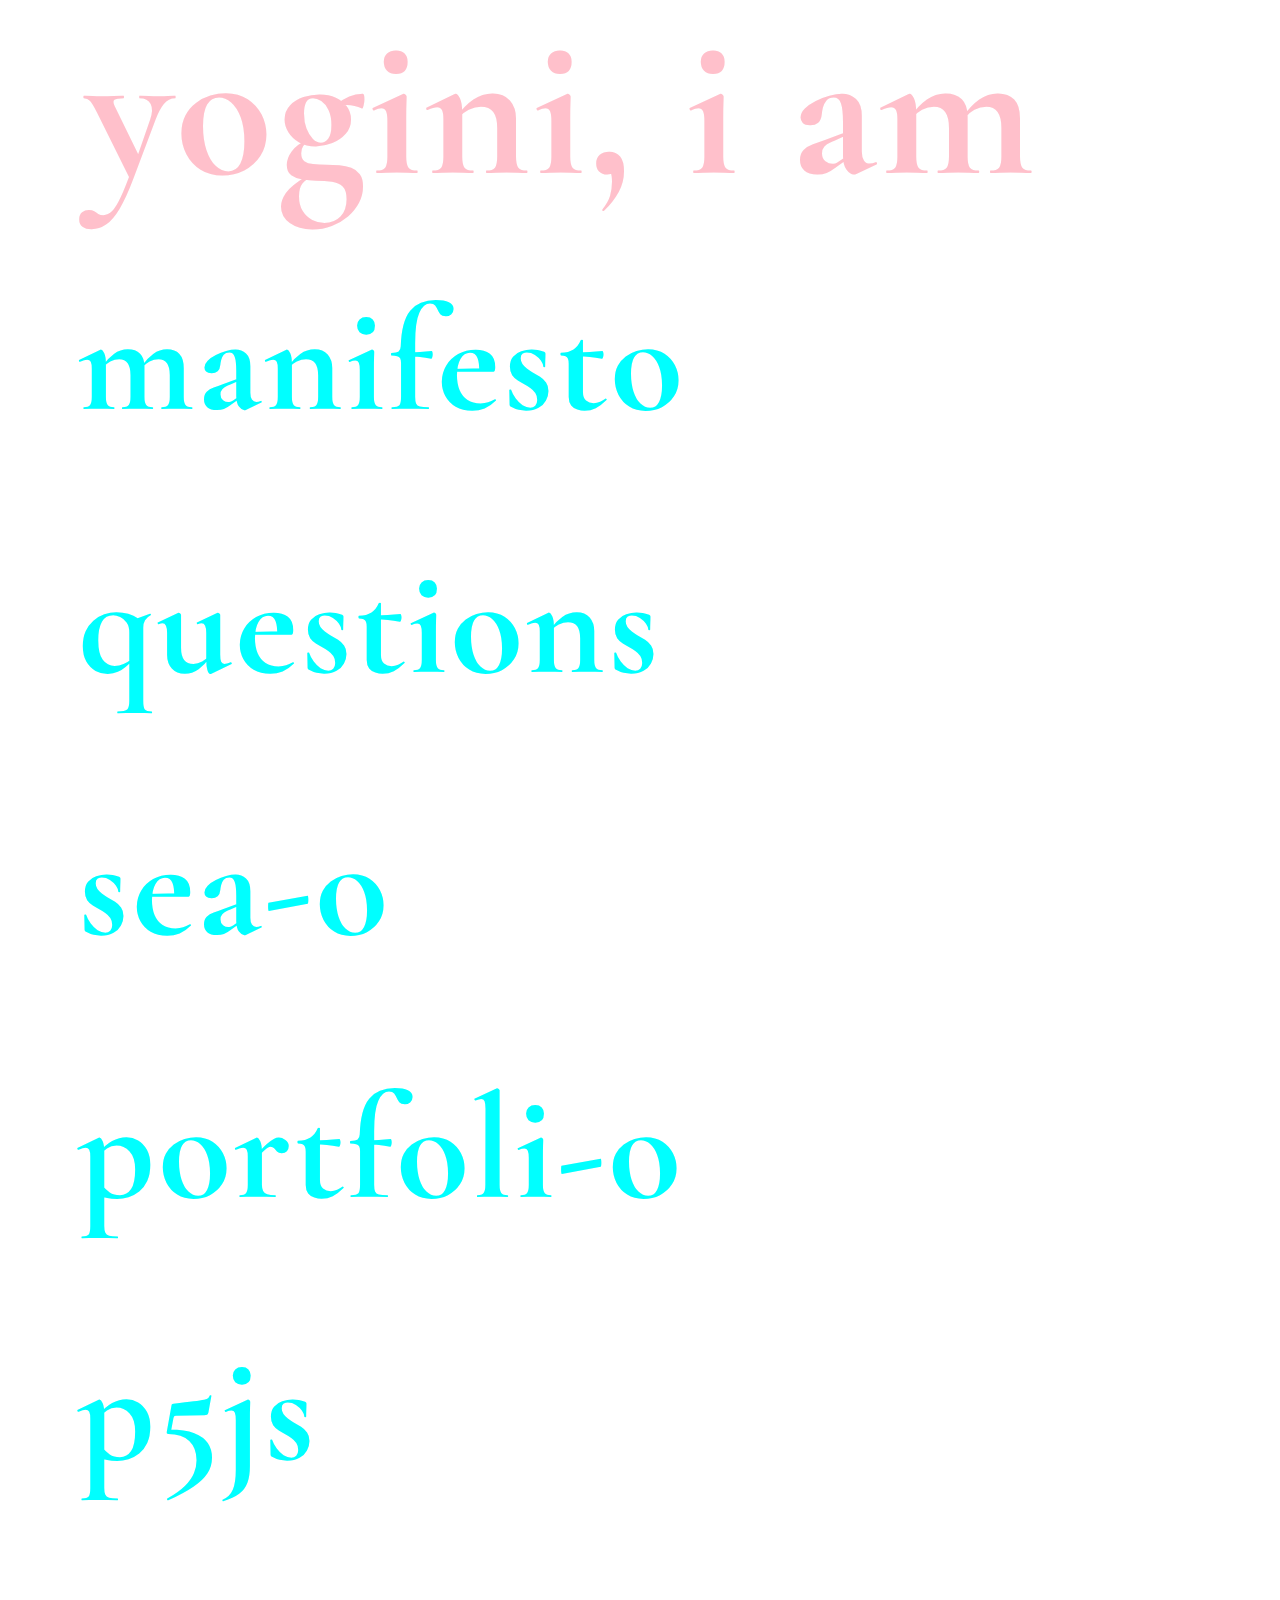
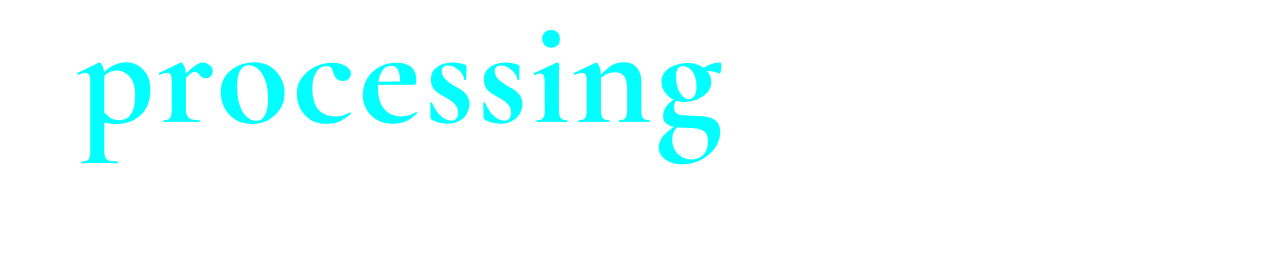
<file: index.html>
<!DOCTYPE html>
<html>

<head>
    <link rel="stylesheet" type="text/css" href="main.css">
    <link href="https://fonts.googleapis.com/css?family=Cormorant+Garamond&display=swap" rel="stylesheet">
</head>

<body>

    <h1 class="menuTwo">yogini, i am</h1>

    <div class="list">
        <ul>
            <li>
                <h1 class="menu"><a href="manifesto.html">manifesto</a></h1>
            </li>
            <li>
                <h1 class="menu"><a href="questions.html">questions</a></h1>
            </li>
            <li>
                <h1 class="menu"><a href="poeem.html">sea-o</a></h1>
            </li>
            <li>
                <h1 class="menu"><a href="portfolio.html">portfoli-o</a></h1>
            </li>
            <li>
                <h1 class="menu"><a href=pfive.html>p5js</a></h1>
            </li>
            <li>
                <h1 class="menu"><a href="funstuff.html">processing</a></h1>
            </li>
        </ul>
    </div>
</body></html>
</file>
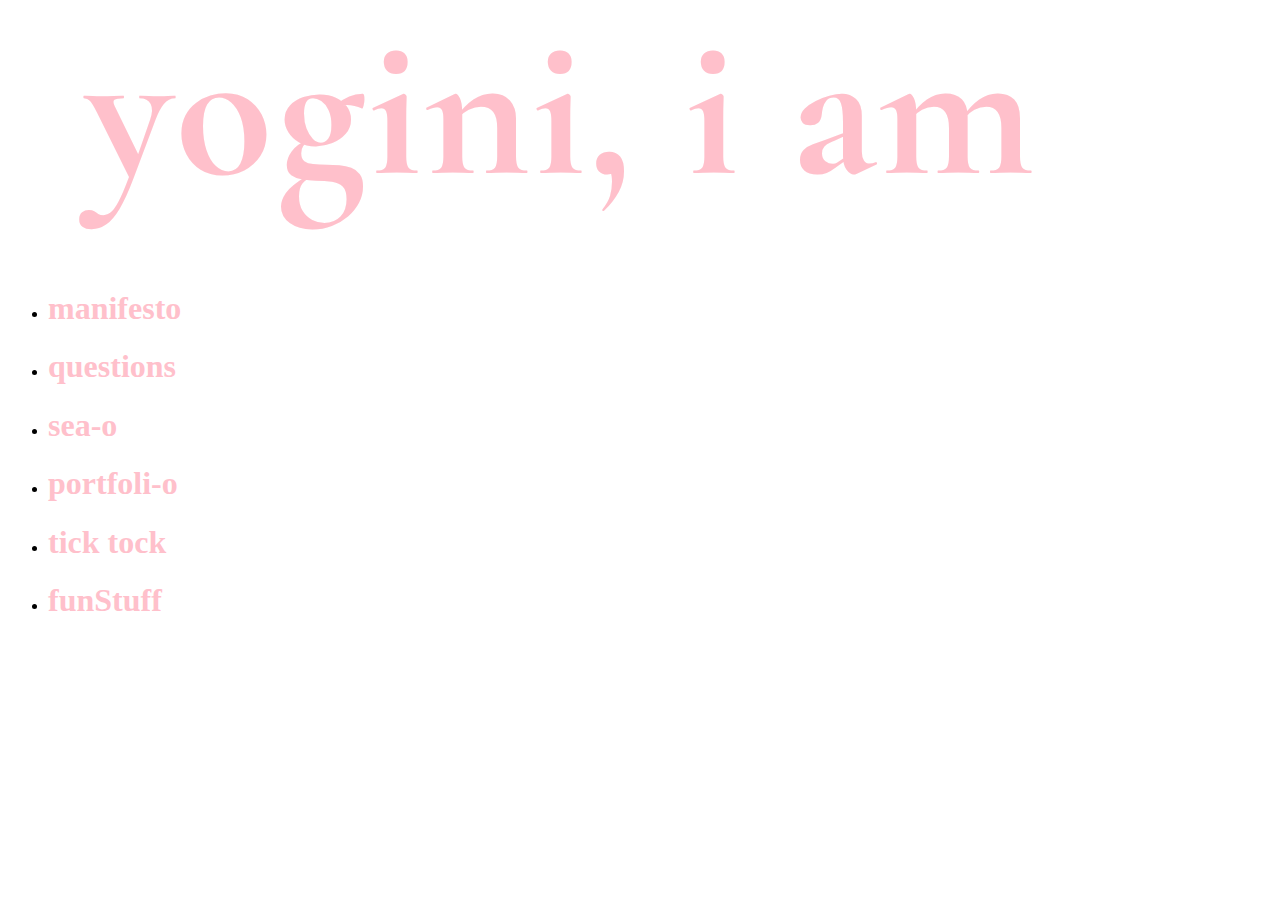
<file: beforeindex.html>
<!DOCTYPE html>
<html>

<head>
    <link rel="stylesheet" type="text/css" href="beforemain.css">
    <link href="https://fonts.googleapis.com/css?family=Cormorant+Garamond&display=swap" rel="stylesheet">
</head>

<body>

    <h1 class="menuTwo">yogini, i am</h1>

    <div class="list">
        <ul>
            <li>
                <h1 class="menu"><a href="manifesto.html">manifesto</a></h1>
            </li>
            <li>
                <h1 class="menu"><a href="questions.html">questions</a></h1>
            </li>
            <li>
                <h1 class="menu"><a href="poeem.html">sea-o</a></h1>
            </li>
            <li>
                <h1 class="menu"><a href="portfolio.html">portfoli-o</a></h1>
            </li>
            <li>
                <h1 class="menu"><a href="clock.html">tick tock</a></h1>
            </li>
            <li>
                <h1 class="menu"><a href="funstuff.html">funStuff</a></h1>
            </li>
        </ul>
    </div>
</body></html>
</file>
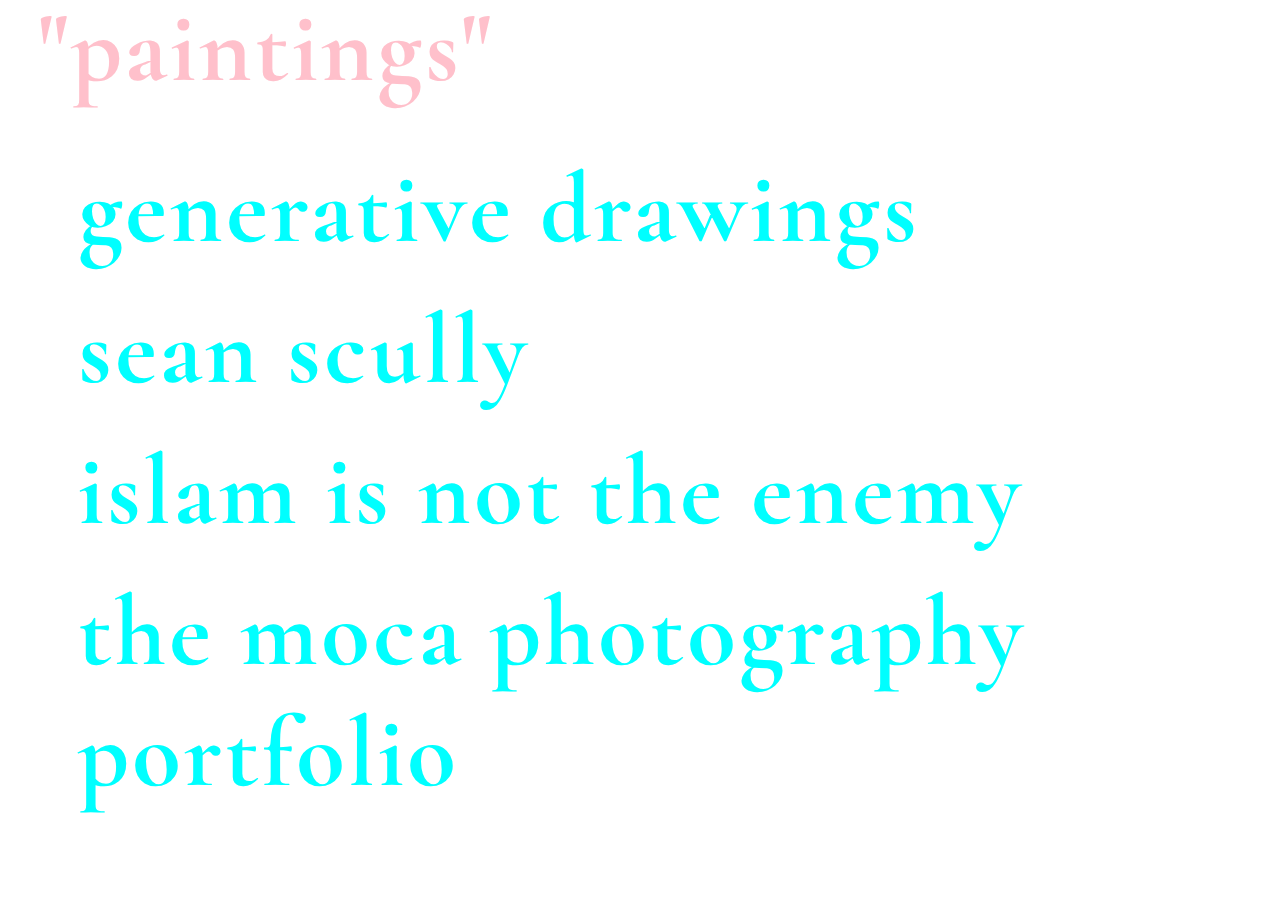
<file: funstuff.html>
<html>

<head>
    <link rel="stylesheet" type="text/css" href="funstuff.css">
    <link href="https://fonts.googleapis.com/css?family=Cormorant+Garamond&display=swap" rel="stylesheet">
    
</head>
    
    <body>
        
<h2 class="menuTwo">"paintings"</h2>
        
<div class="list">
        <ul>
            <li>
                <h1 class="menu"><a href="processing.html">generative drawings</a></h1>
            </li>
            <li>
                <h1 class="menu"><a href="painting.html">sean scully</a></h1>
            </li>
            <li>
                <h1 class="menu"><a href="postcardone.html">islam is not the enemy</a></h1>
            </li>
            <li>
                <h1 class="menu"><a href="postcardtwo.html">the moca photography portfolio</a></h1>
            </li>
</body>
    </html>
</file>
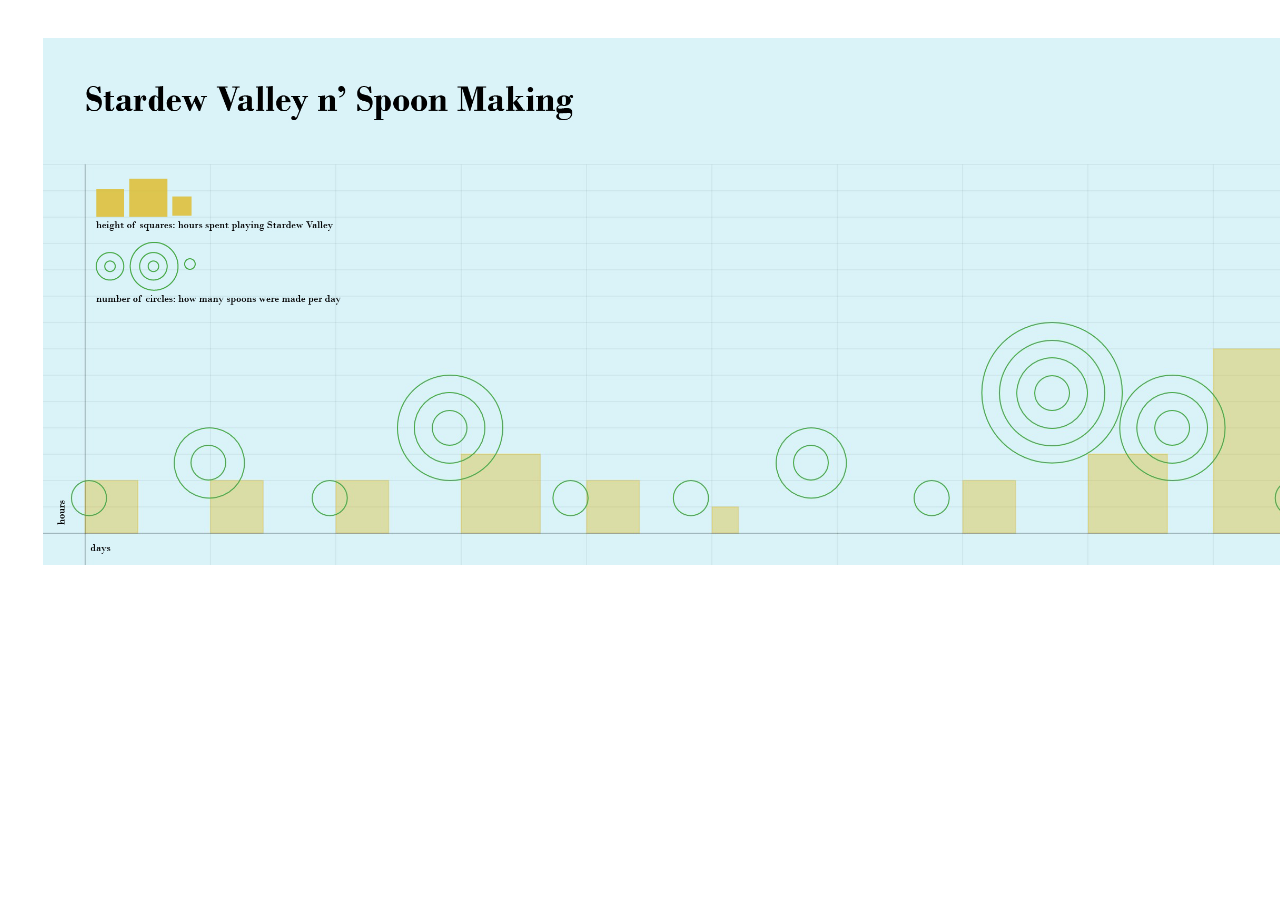
<file: infographic.html>
<html>

<head>
    <link rel="stylesheet" type="text/css" href="infographic.css">
</head>

<body>
<img id="array" src="array.jpg" alt="stardewandspoons" style="width:200%">
    </body>
</html>
</file>
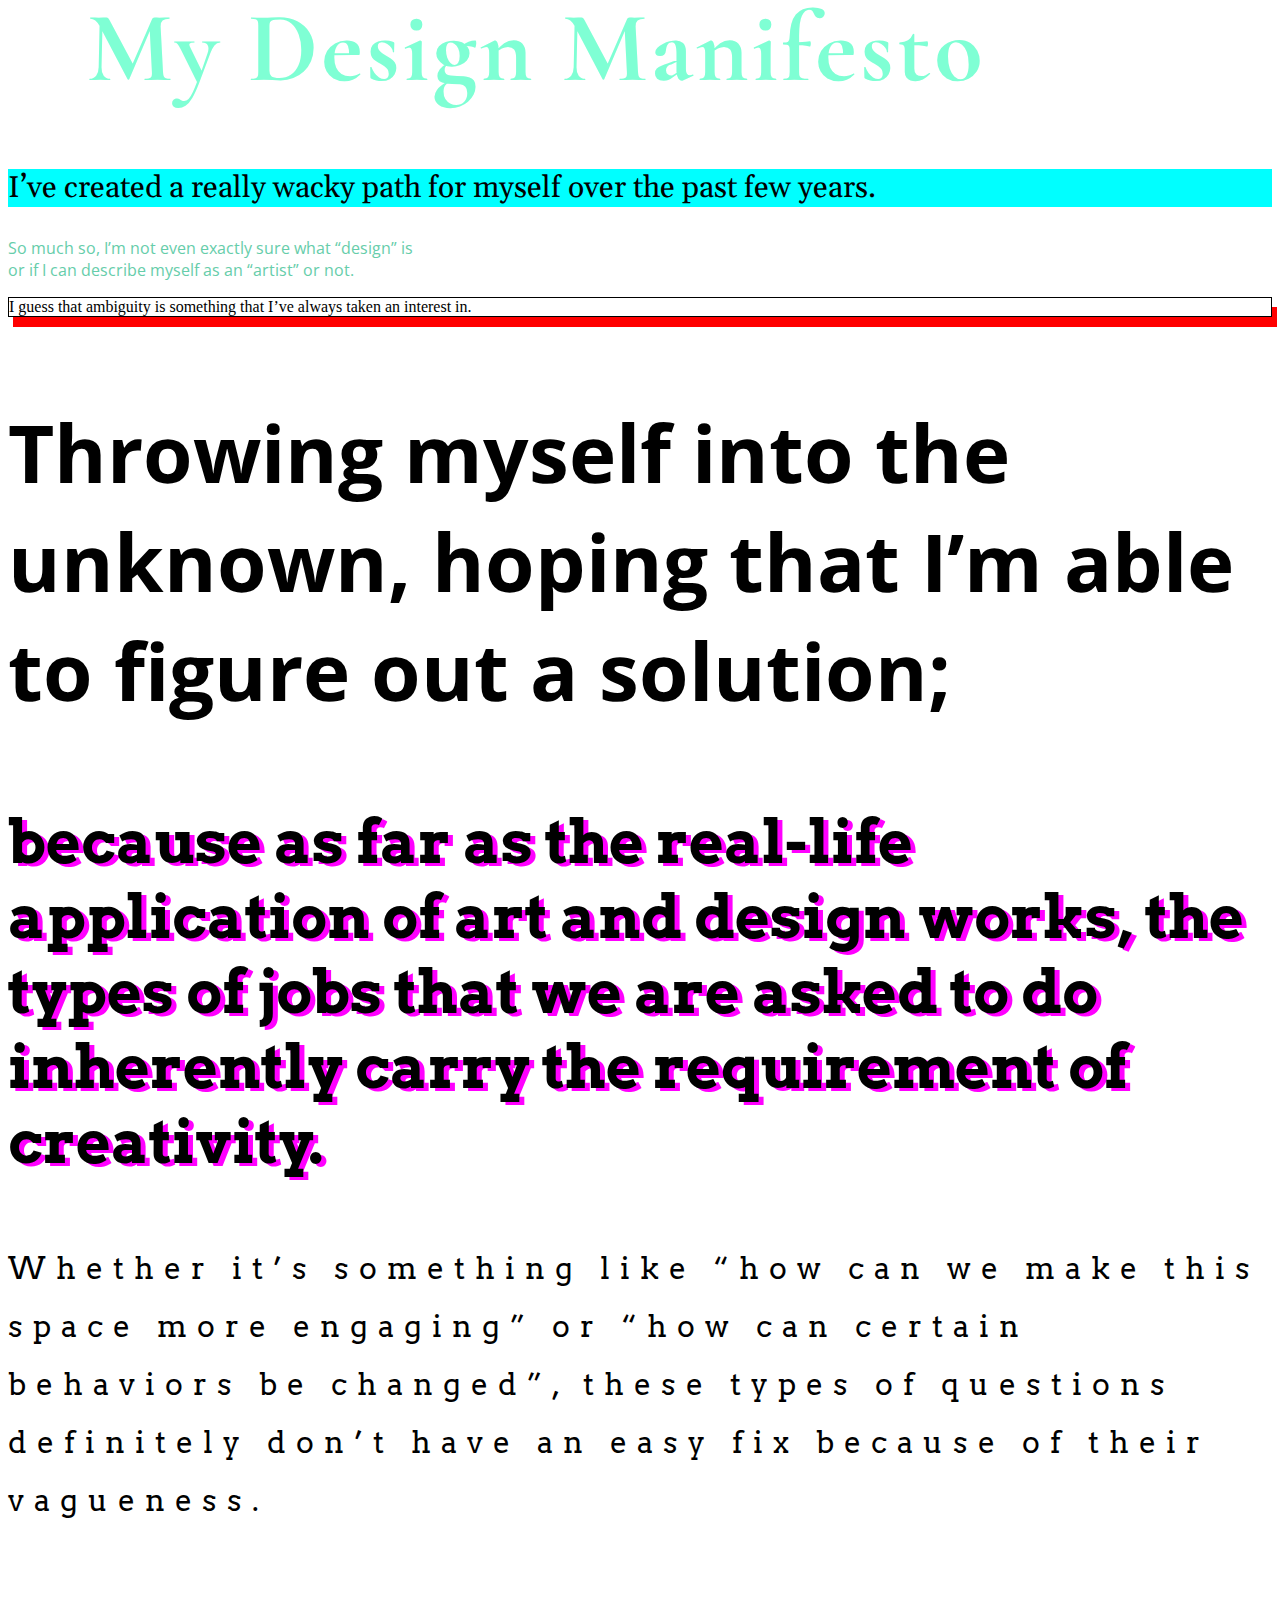
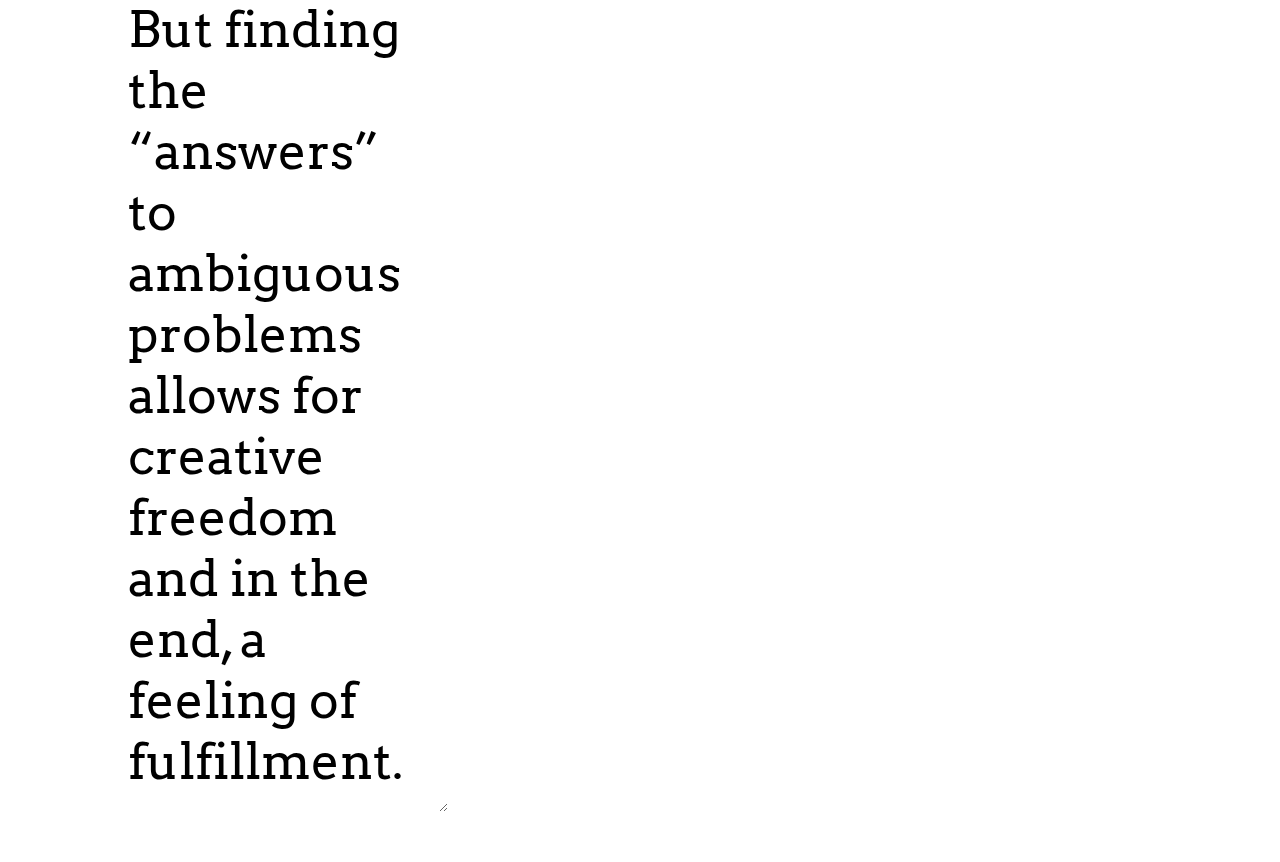
<file: manifesto.html>
<!DOCTYPE html>

<html>
<head>
   <link rel="stylesheet" type="text/css" href="main.css">
    <link href="https://fonts.googleapis.com/css?family=Gelasio&display=swap" rel="stylesheet">
    <link href="https://fonts.googleapis.com/css?family=Libre+Baskerville&display=swap" rel="stylesheet">
    <link href="https://fonts.googleapis.com/css?family=Open+Sans&display=swap" rel="stylesheet">
    <link href="https://fonts.googleapis.com/css?family=Arvo&display=swap" rel="stylesheet">
     <link href="https://fonts.googleapis.com/css?family=Cormorant+Garamond&display=swap" rel="stylesheet">
</head>

<body>
    <h1 id="manifesto">My Design Manifesto</h1>
    <p id="lineThree">I’ve created a really wacky path for myself over the past few years.</p>
    <p id="lineSeven"> So much so, I’m not even exactly sure what “design” is<br>or if I can describe myself as an “artist” or not.</p>
    <p id="lineTen">I guess that ambiguity is something that I’ve always taken an interest in.</p>
    <p id="lineEleven">Throwing myself into the unknown, hoping that I’m able to figure out a solution;</p>
    <p id="lineTwelve">because as far as the real-life application of art and design works, the types of jobs that we are asked to do inherently carry the requirement of creativity.</p>
    <p id="lineThirteen">Whether it’s something like “how can we make this space more engaging” or “how can certain behaviors be changed”, these types of questions definitely don’t have an easy fix because of their vagueness.</p>
    <p id="lineFourteen">But finding the “answers” to ambiguous problems allows for creative freedom and in the end, a feeling of fulfillment.</p>
    
         

</body>
</html>
</file>
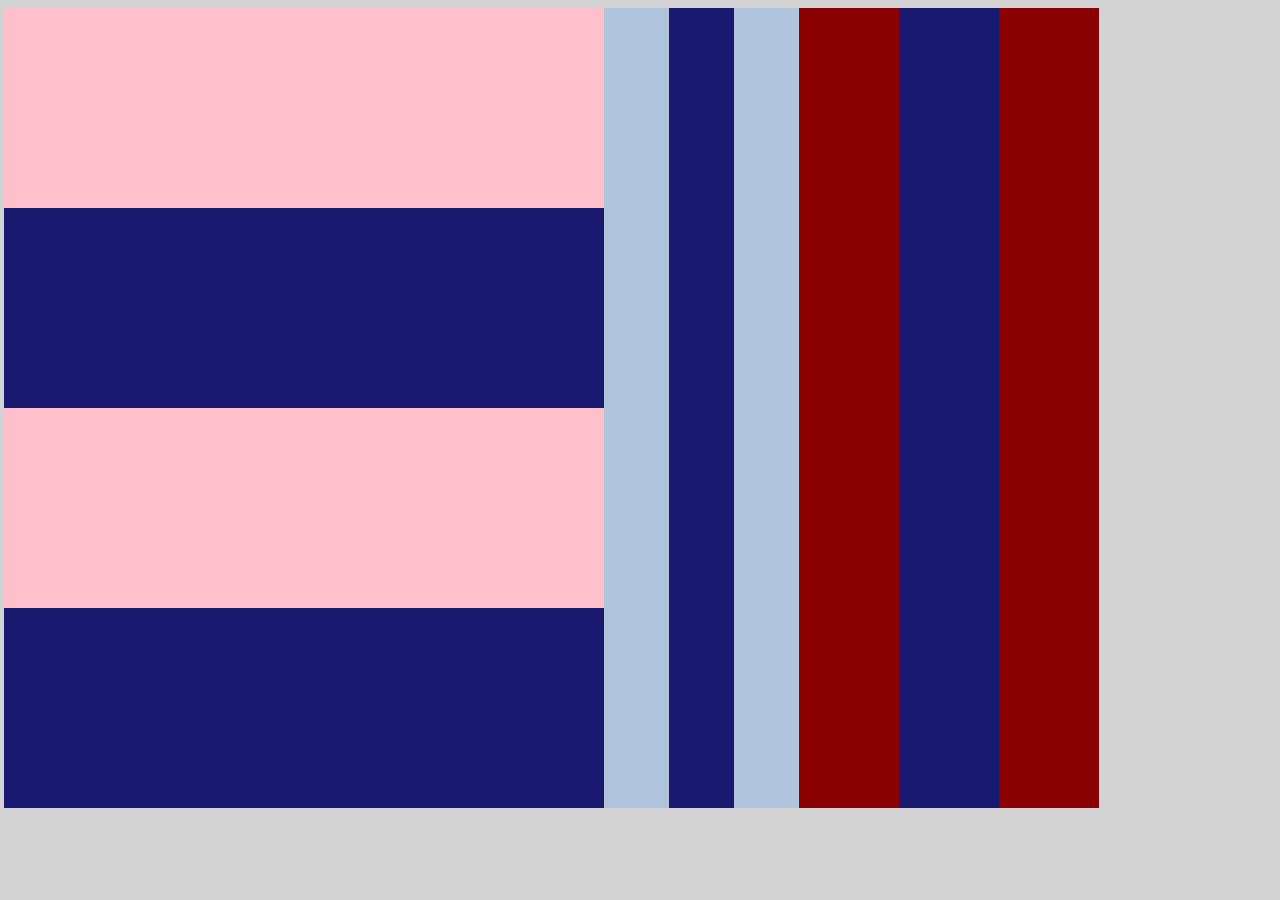
<file: painting.html>
<!DOCTYPE html>
<html lang="en-US">
<head>
    <title>CSS Color Painting</title>
    <meta charset="UTF-8">
    <meta name="viewport" content="width=device-width, initial-scale=1">
    <link rel="stylesheet" type="text/css" href="painting.css">
</head>

<body>

    <div class="block">
        <div class="pink"></div>
        <div class="mblue"></div>
        <div class="pink"></div>
        <div class="mblue"></div>
    </div>

    <div class="block">
        <div class="lsb"></div>
    </div>
    <div class="block">
        <div class="mbluee"></div>
    </div>
    <div class="block">
        <div class="lsb"></div>
    </div>
    <div class="block">
        <div class="dred"></div>
    </div>
   <div class="block">
        <div class="mblueee"></div>
    </div>
    <div class="block">
        <div class="dred"></div>
    </div>

</body></html>
</file>
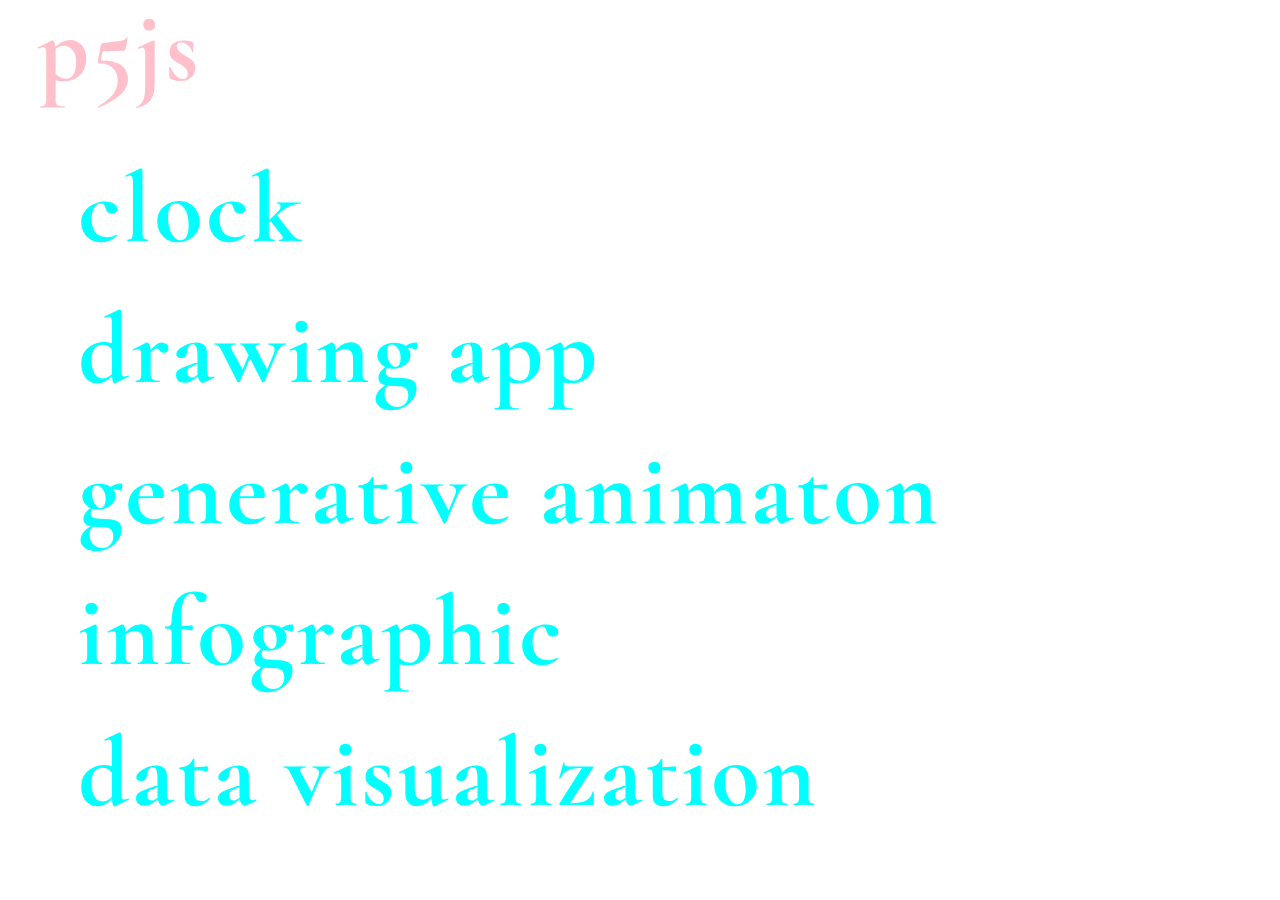
<file: pfive.html>
<html>

<head>
    <link rel="stylesheet" type="text/css" href="funstuff.css">
    <link href="https://fonts.googleapis.com/css?family=Cormorant+Garamond&display=swap" rel="stylesheet">
    
</head>
    
    <body>
        
<h2 class="menuTwo">p5js</h2>
        
<div class="list">
        <ul>
            <li>
                <h1 class="menu"><a href="clocks/index.html">clock</a></h1>
            </li>
            <li>
                <h1 class="menu"><a href="drawingone/index.html">drawing app</a></h1>
            </li>
            <li>
                <h1 class="menu"><a href="rubber/index.html">generative animaton</a></h1>
            </li>
            <li>
                <h1 class="menu"><a href="infographic.html">infographic</a></h1>
            </li>
             <li>
                <h1 class="menu"><a href="datavisualization.html">data visualization</a></h1>
            </li>
    </ul>
        </div>
</body>
</html>
</file>
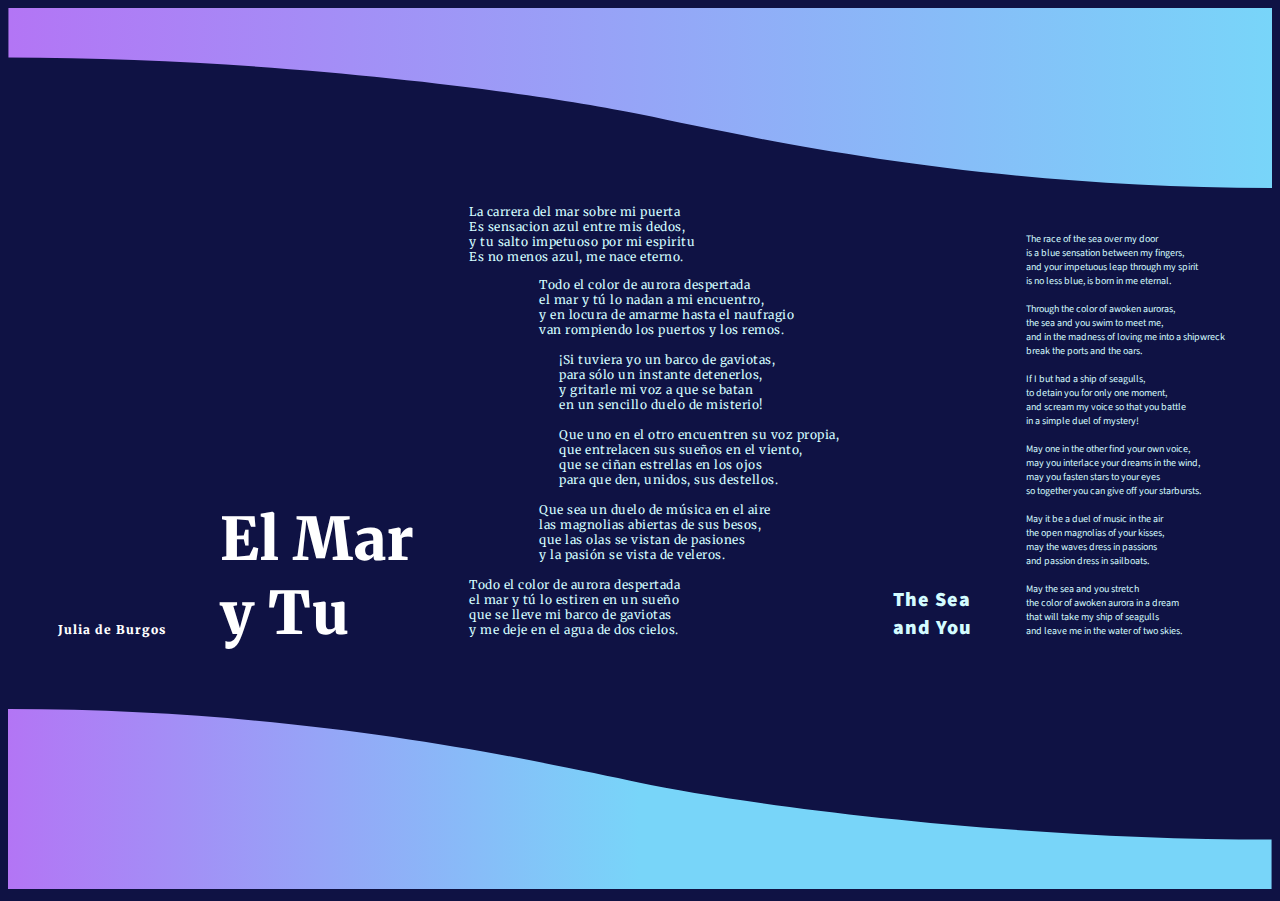
<file: poeem.html>
<!DOCTYPE html>
<html>
<head>
    <link rel="stylesheet" type="text/css" href="poeeem.css">
    <link href="https://fonts.googleapis.com/css?family=Merriweather:400,700,900|Source+Sans+Pro:400,600,700,900&display=swap&subset=cyrillic,cyrillic-ext,latin-ext" rel="stylesheet">
</head>

<body>
    <svg class="svg-3" preserveAspectRatio="none" width="2890px" height="597px" viewBox="-1 0 2890 597" version="1.1" xmlns="http://www.w3.org/2000/svg" xmlns:xlink="http://www.w3.org/1999/xlink">
        <path fill="url(#grad-1)" d="M-1.8189894e-12,0 L2889,0 L2889,596.65625 C2205.97017,596.65625 1701.71875,429.703125 1444.5,352.765625 C1187.28125,275.828125 596.40625,164.046875 -1.8189894e-12,164.046875 L-1.8189894e-12,0 Z" id="path-1"></path>
    </svg>

    <div class="title">
        <p id="author">Julia de Burgos</p>
    </div>
    <div class="title">
        <p>El Mar<br>y Tu</p>
    </div>
    <div id="spanish">
        <p lang="es">

            La carrera del mar sobre mi puerta<br>
            Es sensacion azul entre mis dedos,<br>
            y tu salto impetuoso por mi espiritu<br>
            Es no menos azul, me nace eterno.<br><br>

            <div class="break">

                Todo el color de aurora despertada<br>
                el mar y tú lo nadan a mi encuentro,<br>
                y en locura de amarme hasta el naufragio<br>
                van rompiendo los puertos y los remos.<br><br>

            </div>

            <div class="breakTwo">

                ¡Si tuviera yo un barco de gaviotas, <br>
                para sólo un instante detenerlos, <br>
                y gritarle mi voz a que se batan <br>
                en un sencillo duelo de misterio! <br><br>

            </div>

            <div class="breakTwo">

                Que uno en el otro encuentren su voz propia, <br>
                que entrelacen sus sueños en el viento, <br>
                que se ciñan estrellas en los ojos <br>
                para que den, unidos, sus destellos. <br><br>

            </div>

            <div class="breakOne">

                Que sea un duelo de música en el aire <br>
                las magnolias abiertas de sus besos, <br>
                que las olas se vistan de pasiones <br>
                y la pasión se vista de veleros. <br><br>

            </div>

            Todo el color de aurora despertada <br>
            el mar y tú lo estiren en un sueño <br>
            que se lleve mi barco de gaviotas <br>
            y me deje en el agua de dos cielos.
        </p>
    </div>

    <div class="title">
        <p id="englishtitle">The Sea<br>and You</p>
    </div>
    <div id="english">
        <p lang="en">
            The race of the sea over my door<br>
            is a blue sensation between my fingers,<br>
            and your impetuous leap through my spirit<br>
            is no less blue, is born in me eternal.<br>
            <br>
            Through the color of awoken auroras,<br>
            the sea and you swim to meet me,<br>
            and in the madness of loving me into a shipwreck<br>
            break the ports and the oars.<br><br>

            If I but had a ship of seagulls,<br>
            to detain you for only one moment,<br>
            and scream my voice so that you battle<br>
            in a simple duel of mystery!<br><br>

            May one in the other find your own voice,<br>
            may you interlace your dreams in the wind, <br>
            may you fasten stars to your eyes<br>
            so together you can give off your starbursts.<br><br>

            May it be a duel of music in the air<br>
            the open magnolias of your kisses,<br>
            may the waves dress in passions<br>
            and passion dress in sailboats.<br><br>

            May the sea and you stretch<br>
            the color of awoken aurora in a dream<br>
            that will take my ship of seagulls <br>
            and leave me in the water of two skies.
        </p>
    </div>

    <svg class="svg-3 flip" preserveAspectRatio="none" width="2890px" height="597px" viewBox="-1 0 2890 597" version="1.1" xmlns="http://www.w3.org/2000/svg" xmlns:xlink="http://www.w3.org/1999/xlink">
        <path fill="url(#grad-2)" d="M-1.8189894e-12,0 L2889,0 L2889,596.65625 C2205.97017,596.65625 1701.71875,429.703125 1444.5,352.765625 C1187.28125,275.828125 596.40625,164.046875 -1.8189894e-12,164.046875 L-1.8189894e-12,0 Z" id="path-1"></path>
    </svg>

    <div style="width:0;height:0;overflow:hidden;">
        <svg>

            <linearGradient id="grad-1" x1="0%" y1="0%" x2="100%" y2="0%">
                <stop offset="0%" style="stop-color:#B375F5;stop-opacity:1"></stop>
                <stop offset="100%" style="stop-color:#78d5f9;stop-opacity:1"></stop>
            </linearGradient>

            <linearGradient id="grad-2" x1="0%" y1="0%" x2="100%" y2="0%">
                <stop offset="50%" style="stop-color:#78d5f9;stop-opacity:1"></stop>
                <stop offset="100%" style="stop-color:#B375F5;stop-opacity:1"></stop>
            </linearGradient>

        </svg>
    </div>
</body></html>
</file>
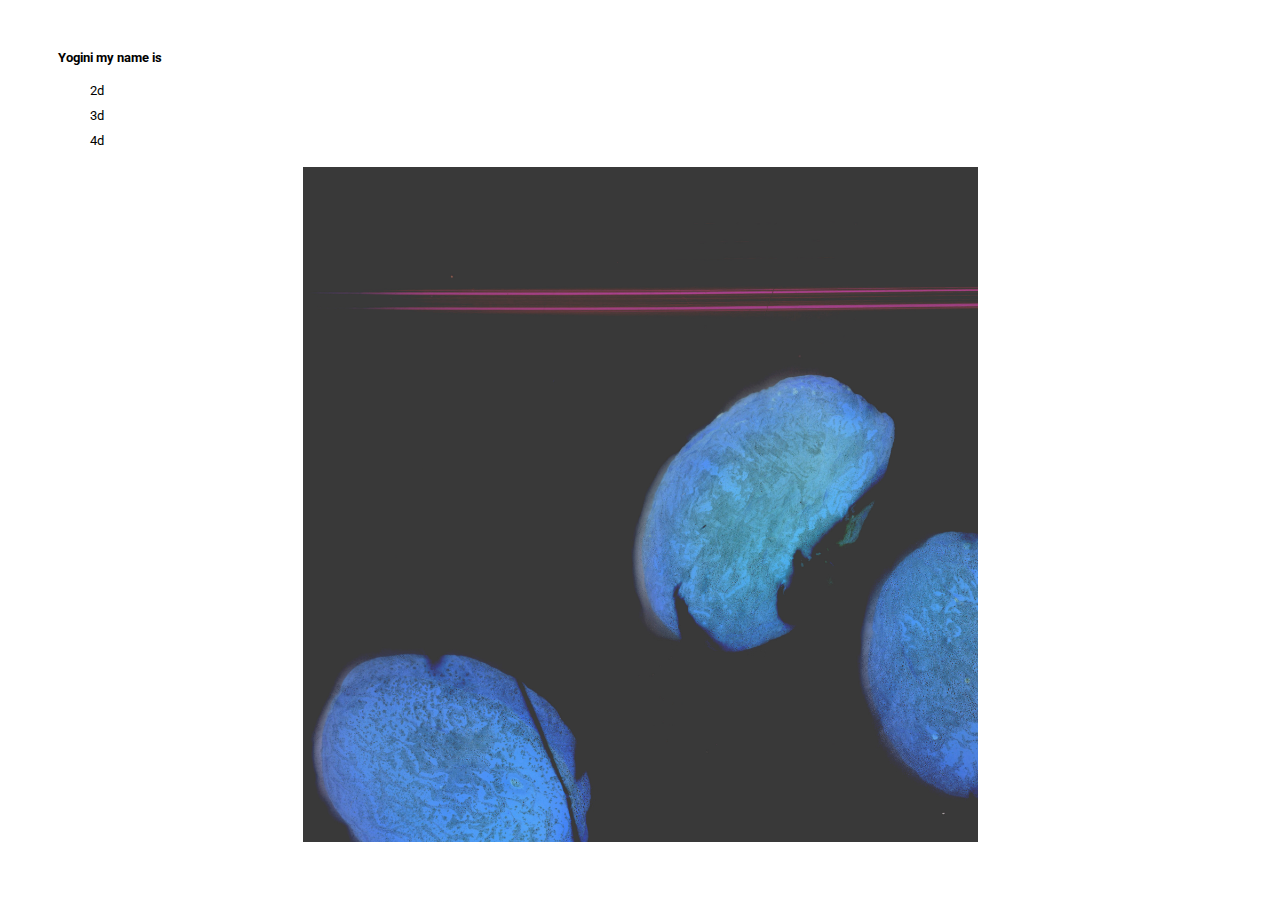
<file: portfolio.html>
<html>

<head>
    <link rel="stylesheet" type="text/css" href="main.css">
    <link href="https://fonts.googleapis.com/css?family=IBM+Plex+Sans:100,200,300,400,500,600,700&display=swap" rel="stylesheet">
    <link href="https://fonts.googleapis.com/css?family=Roboto+Condensed:300,400,700|Roboto+Mono:400,500,700|Roboto:400,500,700,900&display=swap" rel="stylesheet">
</head>

<body>

    <h2 class="myname">Yogini my name is</h2>

    <div class="sidebar">
        <ul style="list-style-type:none;">
            <li>2d</li>
            <li>3d</li>
            <li>4d</li>
        </ul>
    </div>

    <img src="cots_square.jpg" alt="apricots" class="pic" width="675" height="675">

</body></html>
</file>
<file: main.css>
.menuTwo {
    font-family: 'Cormorant Garamond', serif;
    font-size: 200px;
    margin-top: -20px;
    margin-bottom: 60px;
    margin-left: 79px;
    color: pink;
    letter-spacing: 3px;

}

.menu {
    font-family: 'Cormorant Garamond', serif;
    font-size: 150px;
    margin-top: -20px;
    margin-bottom: 40;
    color: aqua;
    letter-spacing: 3px;

}

ul {
    list-style-type: none;
}

li {
    display: block;
    padding-left: 30px;
    padding-right: 30px;
    text-decoration: none;
}

li a:link {
    text-decoration: none;
    color: aqua
}

li a:visited {
    color: aqua
}

li a:hover {
    background-color: aqua;
}

/*manifesto*/

#manifesto {
    font-family: 'Cormorant Garamond', serif;
    font-size: 100px;
    margin-top: -20px;
    margin-bottom: 60px;
    margin-left: 79px;
    color: aquamarine;
    letter-spacing: 3px;
}

#lineOne {
    color: purple;
}

#lineTwo {
    font-size: 40px;
}

#lineThree {
        font-family: 'Gelasio', serif;
    font-size: 30px;
    background-color: aqua;
}

#lineFour {
    font-family: 'Libre Baskerville', serif;
    font-size: 20px;
}

#lineFive {
    margin-left: 100px;
}

#lineSix {
    color: magenta;
}

#lineSeven {
    color: MediumAquaMarine;
    font-family: 'Open Sans', sans-serif;
    line-height: 12 px;
}

#lineEight {
    margin-right: 300px;
    color: aliceblue;
    background-color: DarkBlue;
}

#lineNine {
    color: black;
    opacity: .5;
}

#lineTen {
    border: .25px solid;
    box-shadow: 5px 10px red;
}

#lineEleven {
    font-family: 'Open Sans', sans-serif;
    font-weight: bold;
    font-size: 80px;
/*    line-height: 10px;*/
}

#lineTwelve {
    font-family: 'Arvo', serif;
    font-size: 60px;
    font-weight: bolder;
    text-shadow: 5px 3px magenta;
}

#lineThirteen {
    font-family: 'Arvo', serif;
    font-size: 30px;
    letter-spacing: 10px;
    line-height: 58px
}

#lineFourteen {
    font-family: 'Arvo', serif;
    padding: 20px;
    width: 300px;
    font-size: 50px;
    resize: both;
    overflow: auto;
    margin-left: 100px;
}

/*questions*/

#first {
    font-family: 'Cormorant Garamond', serif;
    font-size: 50px;
    font-weight: bold;
    line-height: 30px;
    color: darkorange;
    margin-left: 100px;
    margin-top: 70px;

}

#second {
    font-family: 'Cormorant Garamond', serif;
    font-size: 50px;
    font-weight: bold;
    line-height: 30px;
    color: pink;
    margin-left: 100px;
    margin-bottom: 60px;
}

.interview {
    font-family: 'Lato', sans-serif;
    font-weight: 500;
    font-size: 14px;
    margin-left: 150px;
}

.interviewTwo {
    font-family: 'Lato', sans-serif;
    font-size: 14px;
    font-weight: lighter;
    margin-left: 150px;
}

#orange:hover {
    background-color: orange;
    margin-right: 1315px;
    color: orange;

}

/*portfolio*/

.myname {
    font-family: 'Roboto';
    font-size: 10pt;
    margin-left: 50px;
    margin-top: 50px;
}

.sidebar {
    font-family: 'Roboto';
    font-size: 10pt;
    margin-left: 12px;
    line-height: 25px;
}

.pic {
    display: block;
    margin-left: auto;
    margin-right: auto;
    margin-top: auto;
    margin-bottom: auto;
    
}

/*font-family: 'Roboto Mono', ;
font-family: 'Roboto Condensed', ;
font-family: 'Roboto', ;*/
/*font-family: , Arial, sans-serif;*/
</file>
<file: beforemain.css>
.menuTwo {
    font-family: 'Cormorant Garamond', serif;
    font-size: 200px;
    margin-top: -20px;
    margin-bottom: 60px;
    margin-left: 79px;
    color: pink;
    letter-spacing: 3px;

}

a:link {
    text-decoration: none;
    color: pink;
}

a:visited {
    color: pink;
}

a:hover {
    background-color: pink;
}
</file>
<file: funstuff.css>
.menuTwo {
    font-family: 'Cormorant Garamond', serif;
    font-size: 100px;
    margin-top: -20px;
    margin-bottom: 60px;
    padding-left: 30px;
    padding-right: 30px;
    color:pink;
    letter-spacing: 3px;
    
}
.menu {
    font-family: 'Cormorant Garamond', serif;
    font-size: 100px;
    margin-top: -20px;
    margin-bottom: 40;
    color:aqua;
    letter-spacing: 3px;
    
}
ul {
    list-style-type: none;
}

li {
    display: block;
    padding-left: 30px;
    padding-right: 30px;
    text-decoration: none;
}
li a:link {
    text-decoration: none;
    color:aqua
}
li a:visited {
    color:aqua
}
li a:hover {
  background-color: aqua;
</file>
<file: infographic.css>
#array{
    margin-top: 30px;
    margin-left:35px;
}
#viz {
    margin: 10px;
}
</file>
<file: painting.css>
html{
    box-sizing: border-box;
}

body {
    background-color: lightgray;

}

.pink{
    width:600px;
    height:200px;
    background-color:pink;
}
.mblue{
    width:600px;
    height:200px;
    background-color:midnightblue;
}
.lsb{
    width:65px;
    height:800px;
    background-color:lightsteelblue;
}
.mbluee{
    width:65px;
    height:800px;
    background-color:midnightblue;
}
.dred{
    width:100px;
    height:800px;
    background-color:darkred;
}
.mblueee{
    width:100px;
    height:800px;
    background-color:midnightblue;
}
.block{
    display:inline-block;
    margin-left: -4px
}

.lsb:hover{
    background-color:magenta;
    animation: shake .25s; 
    animation-iteration-count: infinite;
}
@keyframes shake {
  0% { transform: translate(1px, 1px) rotate(0deg); }
  10% { transform: translate(-1px, -2px) rotate(-1deg); }
  20% { transform: translate(-3px, 0px) rotate(1deg); }
  30% { transform: translate(3px, 2px) rotate(0deg); }
  40% { transform: translate(1px, -1px) rotate(1deg); }
  50% { transform: translate(-1px, 2px) rotate(-1deg); }
  60% { transform: translate(-3px, 1px) rotate(0deg); }
  70% { transform: translate(3px, 1px) rotate(-1deg); }
  80% { transform: translate(-1px, -1px) rotate(1deg); }
  90% { transform: translate(1px, 2px) rotate(0deg); }
  100% { transform: translate(1px, -2px) rotate(-1deg); }
}
.pink:hover{
    background-color:darkgoldenrod;
    transition:.5s; 
} 
.dred:hover{
    width:100px;
    height:800px;
}
</file>
<file: poeeem.css>
body {
    background-color: #0f1244;
}

svg {
    height: 180px;
    width: 100%;
}

.svg-1 path {
    animation: 10s wave linear infinite alternate;
}

.svg-3 path {
    animation: 10s wave-2 linear infinite alternate;
}

.flip {
    transform: rotate(.5turn);
}

@keyframes wave {
    0% {
        d: path("M 27 10C 21 8 14 3 0 3L 0 0L 54 0L 54 14C 40 14 33 12 27 10Z");
    }

    50% {
        d: path("M 27 14C 12 14 5 7 0 7L 0 0L 54 0L 54 7C 49 7 42 14 27 14Z");
    }

    100% {
        d: path("M 27 10C 21 12 14 14 0 14L 0 0L 54 0L 54 3C 40 3 33 8 27 10Z");
    }
}

@keyframes wave-2 {
    50% {
        d: path("M-1.8189894e-12,0 L2889,0 L2889,331.90625 C2485.21875,331.90625 1990.98438,596.65625 1444.5,596.65625 C898.015625,596.65625 320.828125,331.90625 -1.8189894e-12,331.90625 L-1.8189894e-12,0 Z");
    }

    100% {
        d: path("M-1.90425453e-12,2.27397962e-13 L2889,2.27397962e-13 L2889,152 C2205.97017,152 1692.23438,254.514305 1444.5,352.765625 C1196.76562,451.016945 596.40625,596.65625 -5.99797989e-14,596.65625 L-1.90425453e-12,2.27397962e-13 Z");
    }
}

.title {
    display: inline-block;
    font-family: 'Merriweather', serif;
    font-weight: 900;
    font-size: 59px;
    margin-left: 50px;
    letter-spacing: 1px;
    color: white;
}

#author {
    font-size: 12px;
}

#englishtitle {
    font-family: 'Source Sans Pro', sans-serif;
    font-size: 20px;
    color: #d4fcff;
}

#spanish {
    display: inline-block;
    margin-left: 50px;
    font-family: 'Merriweather', serif;
    font-weight: 400;
    font-size: 12px;
    letter-spacing: .5px;
    color: #d4fcff;
}

.break {
    margin-left: 70px;
    margin-top: -14px;
}

.breakOne {
    margin-left: 70px;
}

.breakTwo {
    margin-left: 90px;
}

#english {
    display: inline-block;
    margin-left: 50px;
    font-family: 'Source Sans Pro', sans-serif;
    font-size: 10px;
    /*    letter-spacing: .5px;*/
    color: #d4fcff;
}
</file>
